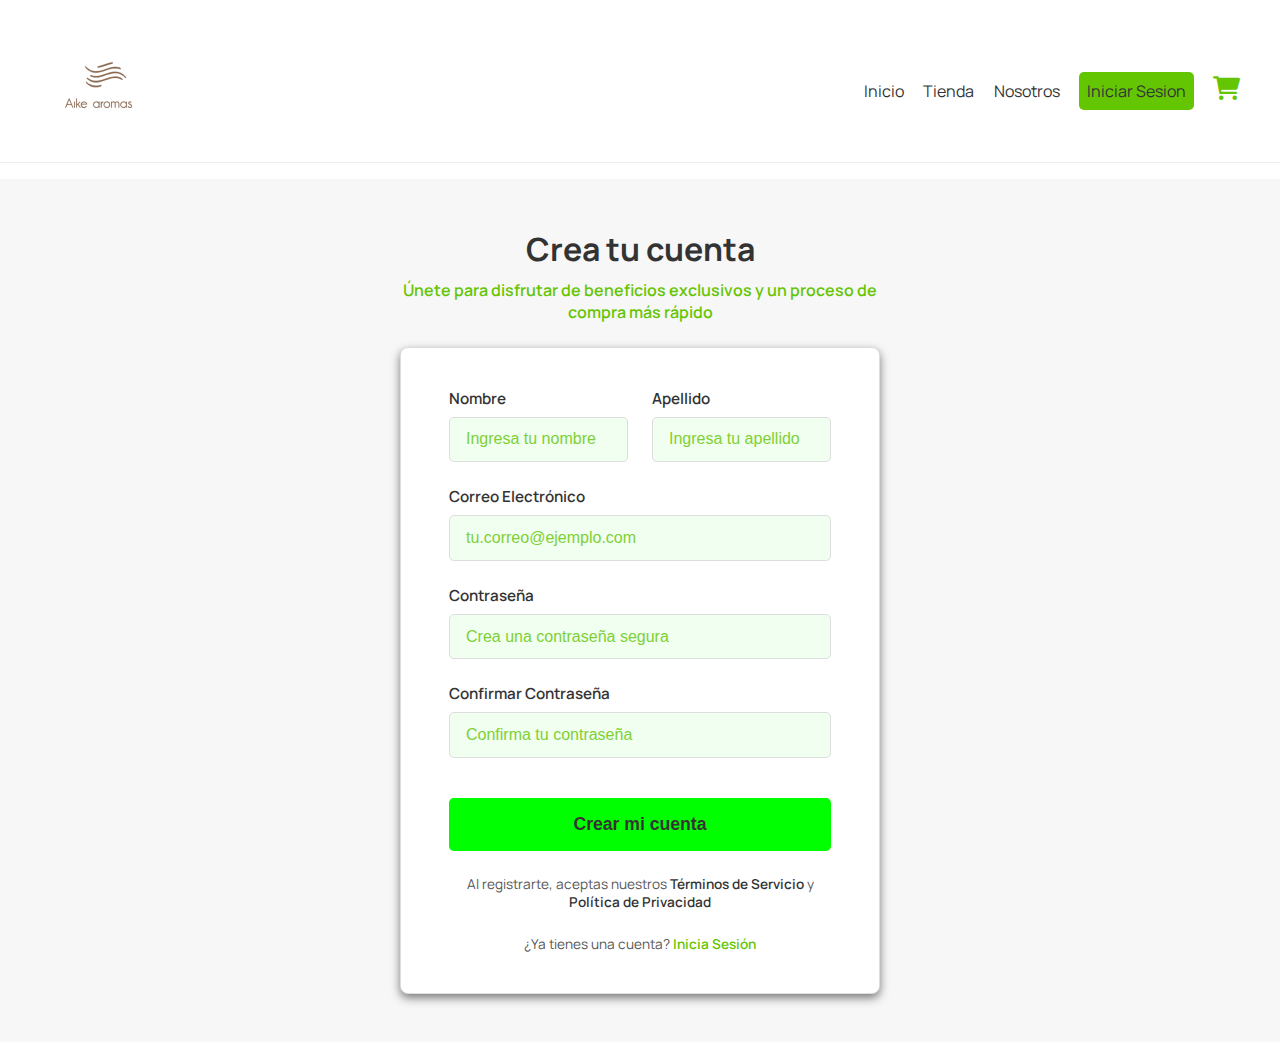
<file: Auth/form.html>
<!DOCTYPE html>
<html lang="es">
<head>
    <meta charset="UTF-8">
    <meta name="viewport" content="width=device-width, initial-scale=1.0">
    <title>Aroma Hogar - Registrate</title>
    <link rel="preconnect" href="https://fonts.googleapis.com">
    <link rel="preconnect" href="https://fonts.gstatic.com" crossorigin>
    <link href="https://fonts.googleapis.com/css2?family=Manrope:wght@200..800&display=swap" rel="stylesheet">
    <link rel="stylesheet" href="../Asset/Css/global.css">
    <link rel="stylesheet" href="https://cdnjs.cloudflare.com/ajax/libs/font-awesome/6.0.0/css/all.min.css">
    <link rel="stylesheet" href="../Asset/Css/form.css">
    <script defer type="module" src="../Asset/JS/from.js"></script>
</head>
<body>
    <header class="header">
        <img src="../Asset/Img/aikearoma.svg" alt="Aroma Hogar logo" class="logo">
        <nav class="nav-bar">
            <ul>
                <li><a href="../index.html">Inicio</a></li>
                <li><a href="../Tienda/productos.html">Tienda</a></li>
                <li><a href="../Datos/politica.html">Nosotros</a></li>
                <li><a href="../Auth/loging.html" class="log">Iniciar Sesion</a></li>
                <li><a href="#"><i class="fa-solid fa-cart-shopping"></i></a></li>
            </ul>
        </nav>
    </header>
    <main class="main">
    <div class="container">
        <h2>Crea tu cuenta</h2>
        <p>Únete para disfrutar de beneficios exclusivos y un proceso de compra más rápido</p>
    </div>
    
    <div class="form-container">
        <form action="#" method="post" id="registro-form">
            
            <div class="campo-fila">
                <div class="campo-control">
                    <label for="name">Nombre</label>
                    <input type="text" name="name" id="name" required placeholder="Ingresa tu nombre">
                    <small class="error-text"></small>
                </div>
                <div class="campo-control">
                    <label for="lastname">Apellido</label>
                    <input type="text" name="lastname" id="lastname" required placeholder="Ingresa tu apellido">
                    <small class="error-text"></small>
                </div>
            </div>

            <div class="campo-control">
                <label for="email">Correo Electrónico</label>
                <input type="email" name="email" id="email" required placeholder="tu.correo@ejemplo.com">
                <small class="error-text"></small>
            </div>
            
            <div class="campo-control">
                <label for="password">Contraseña</label>
                <input type="password" name="password" id="password" required placeholder="Crea una contraseña segura">
                <small class="error-text"></small>
            </div>

            <div class="campo-control">
                <label for="password2">Confirmar Contraseña</label>
                <input type="password" name="password2" id="password2" required placeholder="Confirma tu contraseña">
                <small class="error-text">Las contraseñas no coinciden.</small>
            </div>

            <button type="submit" id="btn-crear">Crear mi cuenta</button>
        </form>
        
        <p class="terminos-privacidad">
            Al registrarte, aceptas nuestros <a href="#">Términos de Servicio</a> y <a href="#">Política de Privacidad</a>
        </p>
        <small class="iniciar-sesion">¿Ya tienes una cuenta? <a href="loging.html">Inicia Sesión</a></small>
    </div>
</main>
</file>
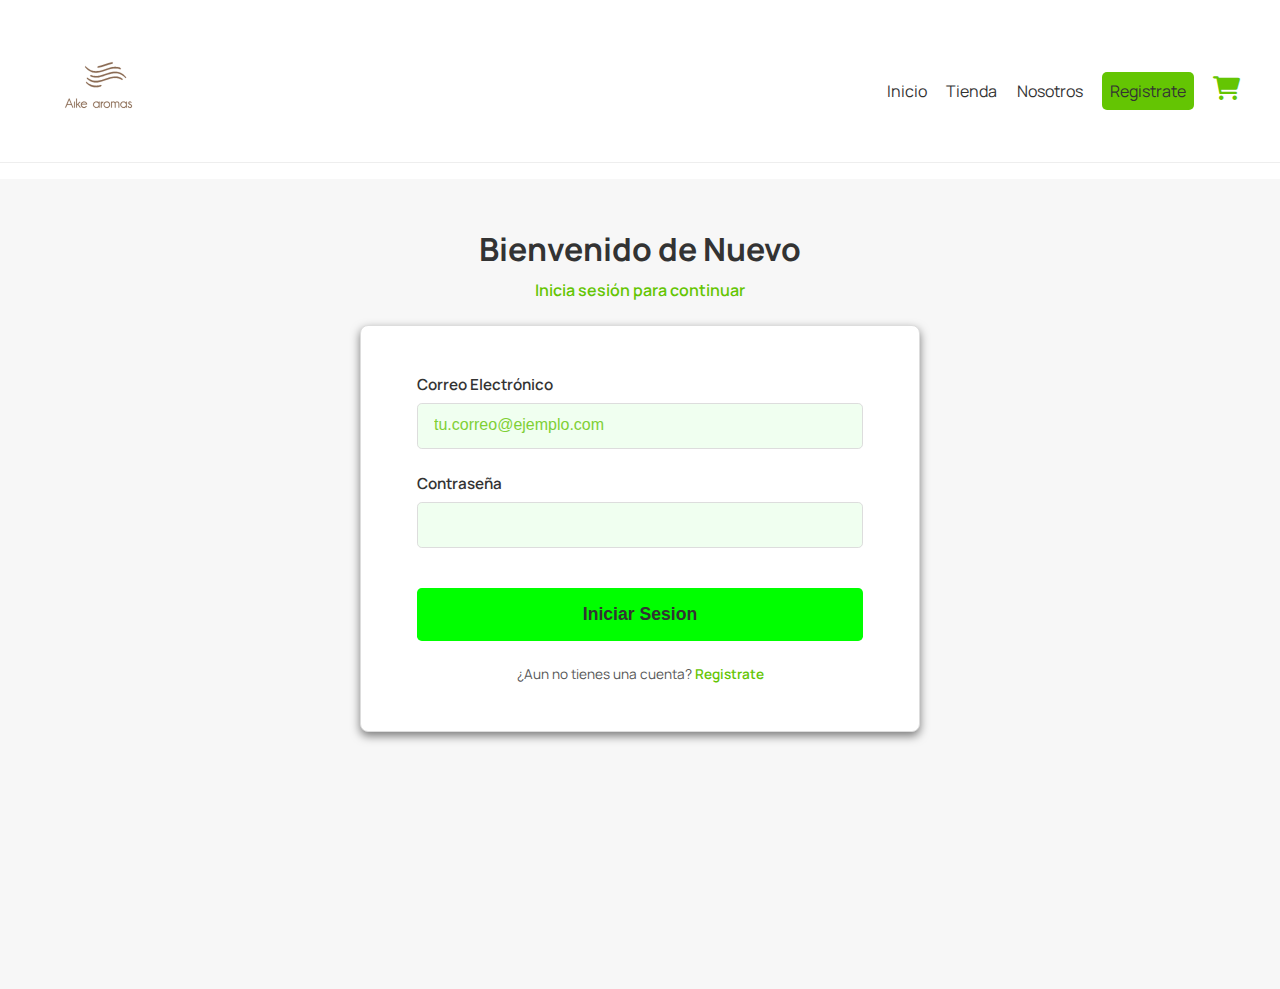
<file: Auth/loging.html>
<!DOCTYPE html>
<html lang="es">
<head>
    <meta charset="UTF-8">
    <meta name="viewport" content="width=device-width, initial-scale=1.0">
    <title>Aroma Hogar - Inicia Sesion</title>
    <link rel="preconnect" href="https://fonts.googleapis.com">
    <link rel="preconnect" href="https://fonts.gstatic.com" crossorigin>
    <link href="https://fonts.googleapis.com/css2?family=Manrope:wght@200..800&display=swap" rel="stylesheet">
    <link rel="stylesheet" href="../Asset/Css/global.css">
    <link rel="stylesheet" href="https://cdnjs.cloudflare.com/ajax/libs/font-awesome/6.0.0/css/all.min.css">
    <link rel="stylesheet" href="../Asset/Css/login.css">
    <script defer type="module" src="../Asset/JS/from.js"></script>
</head>
<body>
    <header class="header">
        <img src="../Asset/Img/aikearoma.svg" alt="Aroma Hogar logo" class="logo">
        <nav class="nav-bar">
            <ul>
                <li><a href="../index.html">Inicio</a></li>
                <li><a href="../Tienda/productos.html">Tienda</a></li>
                <li><a href="../Datos/politica.html">Nosotros</a></li>
                <li><a href="form.html" class="log">Registrate</a></li>
                <li><a href="#"><i class="fa-solid fa-cart-shopping"></i></a></li>
            </ul>
        </nav>
    </header>
    <main class="main">
    <div class="container">
        <h2>Bienvenido de Nuevo</h2>
        <p>Inicia sesión para continuar</p>
    </div>
    
    <div class="form-container">
        <form action="#" method="post" id="registro-form">
            <div class="campo-control">
                <label for="email">Correo Electrónico</label>
                <input type="email" name="email" id="email" required placeholder="tu.correo@ejemplo.com">
                <small class="error-text"></small>
            </div>
            
            <div class="campo-control">
                <label for="password">Contraseña</label>
                <input type="password" name="password" id="password" required>
                <small class="error-text"></small>
            </div>

            <button type="submit" id="btn-log">Iniciar Sesion</button>
        </form>
        
        <small class="iniciar-sesion">¿Aun no tienes una cuenta? <a href="form.html">Registrate</a></small>
    </div>
</main>
</file>
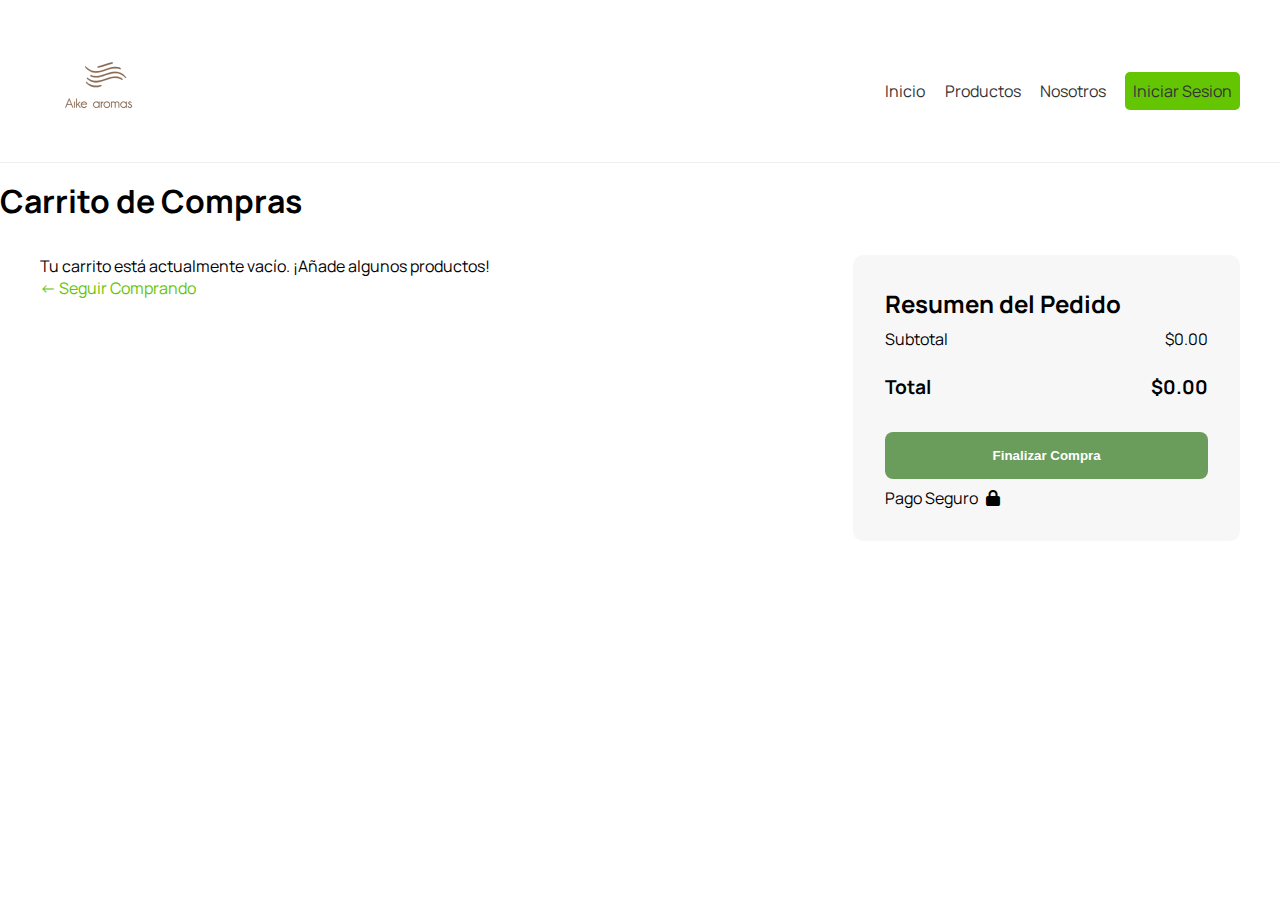
<file: Tienda/carrito.html>
<!DOCTYPE html>
<html lang="es">
<head>
    <meta charset="UTF-8">
    <meta name="viewport" content="width=device-width, initial-scale=1.0">
    <title>Aroma Hogar - Compras</title>
    <link rel="icon" type="image/png" href="../Asset/Img/aike.ico">
    <link rel="preconnect" href="https://fonts.googleapis.com">
    <link rel="preconnect" href="https://fonts.gstatic.com" crossorigin>
    <link href="https://fonts.googleapis.com/css2?family=Manrope:wght@200..800&display=swap" rel="stylesheet">
    <link rel="stylesheet" href="../Asset/Css/global.css">
    <link rel="stylesheet" href="https://cdnjs.cloudflare.com/ajax/libs/font-awesome/6.0.0/css/all.min.css">
    <link rel="stylesheet" href="../Asset/Css/carrito.css">
    <script defer type="module" src="../Asset/JS/carrito.js"></script>
</head>
<body>
    <header class="header">
        <img src="../Asset/Img/aikearoma.svg" alt="Aroma Hogar logo" class="logo">
        <nav class="nav-bar">
            <ul>
                <li><a href="../index.html">Inicio</a></li>
                <li><a href="./productos.html">Productos</a></li>
                <li><a href="../Datos/politica.html">Nosotros</a></li>
                <li><a href="../Auth/loging.html" class="log">Iniciar Sesion</a></li>
            </ul>
        </nav>
    </header>
<main class="main-carrito">
        <h1>Carrito de Compras</h1>

        <div class="cart-layout"> 
            
            <section id="carrito-contenedor">
            </section>

            <section id="carrito-resumen">
            </section>
            
            </div>
    </main>
    </body>
</html>
</file>
<file: Asset/Css/global.css>
*{
    box-sizing: border-box;
    padding: 0%;
    margin: 0%
}

body{
    font-size: 100%;
    padding-top: 0.5rem;
    margin: 0;
    font-family:"Manrope", sans-serif;
    background: rgb(255, 255, 255);
}

.header{
    padding: 0.8rem 2.5rem;
    border-bottom: #eee 1px solid;
    margin-bottom: 1rem;

    display: flex;
    justify-content: space-between;
    align-items: center;
    font-size: 1rem;
    width: 100%;
}

.logo{
    width: clamp(5rem, 10vw, 11rem);
    max-width: 100%;
    height: auto;
}





.nav-bar{
    display: flex;
    align-items: center;
}

.nav-bar ul{
    display: flex;
    list-style: none;
    padding: 0;
    margin: 0;
    gap:1.2rem;
    align-items: center;
    font-size: 2rem;
}


ul li a{
    text-decoration: none;
    color: #333;
    font-size: 1rem;
    padding: 0.3rem 0;
}

ul li a:hover{
    color: #64c503;
    transition: 0.3s ease;
}
.log{
    background-color: #64c503;
    padding: 0.5rem;
    border-radius: 5px;
}

.log:hover{
    transition: ease 0.3s;
    color: #333;
    background-color: #52a302;
}


.fa-cart-shopping{
    color: #64c503;
    font-size: 1.5rem;
    cursor: pointer;
    transition: 0.3s ease;
}

.fa-cart-shopping:hover{
    color: #52a302;
}

@media (max-width: 768px) {
    .header {
        padding: 0.8rem 1.5rem;
        flex-wrap: wrap;
        justify-content: center;
        gap: 1rem;
    }

    .logo {
        width: clamp(6rem, 25vw, 8rem);
    }

    .nav-bar ul {
        gap: 1rem;
        font-size: 1.5rem; 
    }

    ul li a {
        font-size: 0.9rem; 
    }
}
</file>
<file: Asset/Css/form.css>
.main{
    display: flex;
    flex-direction: column;
    align-items: center;
    height: auto;
    padding-top: 3rem;
    background-color: #f7f7f7;
    min-height: 90vh;
}

.container{
    display: flex;
    flex-direction: column;
    align-items: center;
    justify-content: center;
    gap: 0.5rem;
    padding-bottom: 1.5rem;
    width: 90%;
    max-width: 30rem;
    margin: 0 auto;
    text-align: center;
}

.container h2{
    font-size: 2rem;
    color: #333;
}

.container p{
    font-size: 1rem;
    color: #64c503;
    font-weight: 600;
}

/*##################################################*/
.form-container{
    background-color: white;
    border: 1px solid #ddd;
    border-radius: 0.5rem;
    padding: 2.5rem 3rem;
    box-shadow: 0 4px 10px rgba(0, 0, 0, 0.5);
    display: flex;
    flex-direction: column;
    gap: 1.5rem;
    width: 90%;
    max-width: 30rem;
    margin-bottom: 3rem;;
    text-align: center;
}


#registro-form{
    display: flex;
    flex-direction: column;
    gap: 1.5rem;
}


.campo-control {
    display: flex;
    flex-direction: column;
    text-align: left;
    gap: 0.3rem;
    font-size: 0.95rem; 
    position: relative;
}

.campo-contol{
    display: flex;
    flex-direction: column;
    text-align: left;
    gap: 0.3rem;
    font-size: 0.95rem; 
    position: relative;
}

.campo-control label{
    font-weight: 600;
    color: #333;
    margin-bottom: 0.2rem;
}

.campo-fila{
    display: flex;
    gap: 1.5rem;
}

.campo-fila .campo-control{
    flex: 1;
    min-width: 45%;
}

.campo-control input{
    padding: 0.8rem 1rem;
    border: 1px solid #ddd;
    border-radius: 0.3rem;
    background-color: #f0fff0; 
    color: #333;
    font-size: 1rem;
    transition: all 0.2s; 
}

.campo-control input::placeholder{
    color: #64c503;
    opacity: 0.8;
}

.campo-control input:focus{
    outline: none;
    border-color: #64c503;
    box-shadow: 0 0 0 2px rgba(100, 197, 3, 0.3);
}

#btn-crear{
    background-color: #00ff00;
    color: #333;
    font-size: 1.1rem;
    font-weight: 700; 
    padding: 1rem;
    border: none;
    border-radius: 0.3rem;
    cursor: pointer;
    margin-top: 1rem;
    transition: background-color 0.2s; 
}

#btn-crear:hover{
    background-color: #00e600;
}

.terminos-privacidad, .iniciar-sesion{
    font-size: 0.85rem;
    color: #555;
}

.terminos-privacidad a, .iniciar-sesion a{
    color: #333;
    font-weight: 600;
    text-decoration: none;
}

.iniciar-sesion a{
    color: #64c503;
    text-decoration: none;
    font-weight: 600;
}

.campo-control .error-text{
    color: red;
    font-size: 0.8rem;
    margin-top: 0.1rem;
    height: 1rem;
    text-align: left;
    display: none;
}

.campo-control.error input{
    border-color: red !important;
    background-color: #fff0f0;
}

.campo-control.error .error-text{
    display: block;
}


.fa-eye-slash{
    position: absolute;
    top: 2.2rem; 
    right: 0.8rem;
    color:#64c503;
    cursor: pointer;
}
</file>
<file: Asset/Css/login.css>
.main{
    display: flex;
    flex-direction: column;
    align-items: center;
    height: auto;
    padding-top: 3rem;
    background-color: #f7f7f7;
    min-height: 90vh;
}

.container{
    display: flex;
    flex-direction: column;
    align-items: center;
    justify-content: center;
    gap: 0.5rem;
    padding-bottom: 1.5rem;
    width: 90%;
    max-width: 30rem;
    margin: 0 auto;
    text-align: center;
}

.container h2{
    font-size: 2rem;
    color: #333;
}

.container p{
    font-size: 1rem;
    color: #64c503;
    font-weight: 600;
}

/*##################################################*/
.form-container{
    background-color: white;
    border: 1px solid #ddd;
    border-radius: 0.5rem;
    padding: 2.5rem 3rem;
    box-shadow: 0 4px 10px rgba(0, 0, 0, 0.5);
    display: flex;
    flex-direction: column;
    gap: 1.5rem;
    width: 90%;
    max-width: 30rem;
    margin-bottom: 3rem;;
    text-align: center;
}


#registro-form{
    display: flex;
    flex-direction: column;
    gap: 1.5rem;
}


.campo-control {
    display: flex;
    flex-direction: column;
    text-align: left;
    gap: 0.3rem;
    font-size: 0.95rem; 
    position: relative;
}

.campo-contol{
    display: flex;
    flex-direction: column;
    text-align: left;
    gap: 0.3rem;
    font-size: 0.95rem; 
    position: relative;
}

.campo-control label{
    font-weight: 600;
    color: #333;
    margin-bottom: 0.2rem;
}

.campo-fila{
    display: flex;
    gap: 1.5rem;
}

.campo-fila .campo-control{
    flex: 1;
    min-width: 45%;
}

.campo-control input{
    /* Padding base: suficiente para el texto, no interfiere con iconos */
    padding: 0.8rem 1rem 0.84rem 1rem;
    border: 1px solid #ddd;
    border-radius: 0.3rem;
    background-color: #f0fff0; 
    color: #333;
    font-size: 1rem;
    transition: all 0.2s; 
}


.campo-control input::placeholder{
    color: #64c503;
    opacity: 0.8;
}

.campo-control input:focus{
    outline: none;
    border-color: #64c503;
    box-shadow: 0 0 0 2px rgba(100, 197, 3, 0.3);
}


.input-icon{
    position: absolute;
    top: 55%;
    color: #a0a0a0;
    font-size: 1rem;
}

.lock-icon{
    left: 1rem;
    opacity: 0.8;
}

.toggle-password{
    right: 1rem;
    cursor: pointer;
    color: #64c503;
}

.password-input{
    padding: 0.8rem 2.8rem 0.84rem 2.8rem !important; 
}

#btn-log{
    background-color: #00ff00;
    color: #333;
    font-size: 1.1rem;
    font-weight: 700; 
    padding: 1rem;
    border: none;
    border-radius: 0.3rem;
    cursor: pointer;
    margin-top: 1rem;
    transition: background-color 0.2s; 
}

#btn-log:hover{
    background-color: #00e600;
}

.terminos-privacidad, .iniciar-sesion{
    font-size: 0.85rem;
    color: #555;
}

.terminos-privacidad a, .iniciar-sesion a{
    color: #333;
    font-weight: 600;
    text-decoration: none;
}

.iniciar-sesion a{
    color: #64c503;
    text-decoration: none;
    font-weight: 600;
}

.campo-control .error-text{
    color: red;
    font-size: 0.8rem;
    margin-top: 0.1rem;
    height: 1rem;
    text-align: left;
    display: none;
}

.campo-control.error input{
    border-color: red !important;
    background-color: #fff0f0;
}

.campo-control.error .error-text{
    display: block;
}

/*
.fa-eye-slash{
    position: absolute;
    top: 50%;
    transform: translateY(-50%);
    right: 0.8rem;
    color:#64c503;
    cursor: pointer;
}
*/

/* Media Query para pantallas más grandes */
@media (min-width: 768px) {

    .form-container {
        max-width: 35rem; 
        padding: 3rem 3.5rem;
    }
    
    .campo-fila {
        display: flex;
        gap: 2rem;
    }

    #btn-crear { 
        font-size: 1.2rem;
        padding: 1.1rem;
    }
}
</file>
<file: Asset/Css/carrito.css>
.cart-layout {
    display: grid;
    grid-template-columns: 2fr 1fr;
    gap: 2.5rem;
    padding: 2rem 0;
    max-width: 1200px; 
    margin: 0 auto;
}


/* ###### DISEÑO DEL ITEM DE PRODUCTO ####### */

.cart-item {
    display: flex;
    align-items: center;
    justify-content: space-between;
    padding: 1.5rem 0;
    border-bottom: 1px solid #ddd;
}

.item-img {
    width: 80px;
    height: 80px;
    object-fit: cover;
    border-radius: 8px;
    margin-right: 1.5rem;
}

.item-details {
    flex-grow: 1;
}

.item-quantity-control {
    display: flex;
    align-items: center;
    border: 1px solid #ccc;
    border-radius: 4px;
    margin: 0 1.5rem;
}

.quantity-btn {
    background-color: transparent;
    border: none;
    padding: 0.5rem 0.8rem;
    cursor: pointer;
}

.quantity-input {
    padding: 0 0.5rem;
}

.remove-btn {
    background: none;
    border: none;
    color: #999;
    cursor: pointer;
    margin-left: 1rem;
}

.continue-shopping{
    color: #64c503;
    font-size: 1rem;
    border-radius: 5px;
    text-decoration: none;
    padding-top: 1rem;
}


/*############### RESUMEN DEL PEDIDO ##############*/
.cart-summary {
    background-color: #f7f7f7;
    padding: 2rem;
    border-radius: 10px;
}

.summary-line {
    display: flex;
    justify-content: space-between;
    padding: 0.5rem 0;
}

.summary-line.total {
    font-weight: bold;
    font-size: 1.2rem;
    padding-top: 1rem;
}

.checkout-btn {
    width: 100%;
    padding: 1rem;
    margin-top: 1.5rem;
    background-color: #6a9c5c; /* Color verde de tu diseño */
    color: white;
    border: none;
    border-radius: 8px;
    cursor: pointer;
    font-weight: bold;
}

.compra-segura{
    display: flex;
    gap: 0.5rem;
    margin-top: 0.5rem;
    align-items: center;

}

@media (max-width: 768px) {

    /* 1. LAYOUT PRINCIPAL (GRID a COLUMNA) */
    .cart-layout {
        grid-template-columns: 1fr; 
        gap: 2rem;
        padding: 1rem 1rem;
        max-width: 100%;
    }
    
    /* ----------------------------------- */
    /* 2. ITEMS DEL CARRITO (FLEXBOX) */
    /* ----------------------------------- */
    .cart-item {
        flex-wrap: wrap; 
        padding: 1rem 0;
        justify-content: flex-start; 
        gap: 1rem;
    }

    .item-img {
        width: 60px; 
        height: 60px;
        margin-right: 0;
    }

    .item-details {
        flex-basis: calc(100% - 75px); 
        margin-right: auto; 
    }
    
    .item-quantity-control, .item-total {
        flex-basis: auto; 
        margin: 0 0.5rem;
    }

    /* Mueve el botón de eliminar a la derecha */
    .remove-btn {
        margin-left: auto; 
        order: 10; 
    }

    /* 3. RESUMEN DEL PEDIDO */
    .cart-summary {
        padding: 1.5rem; 
    }
}
</file>
